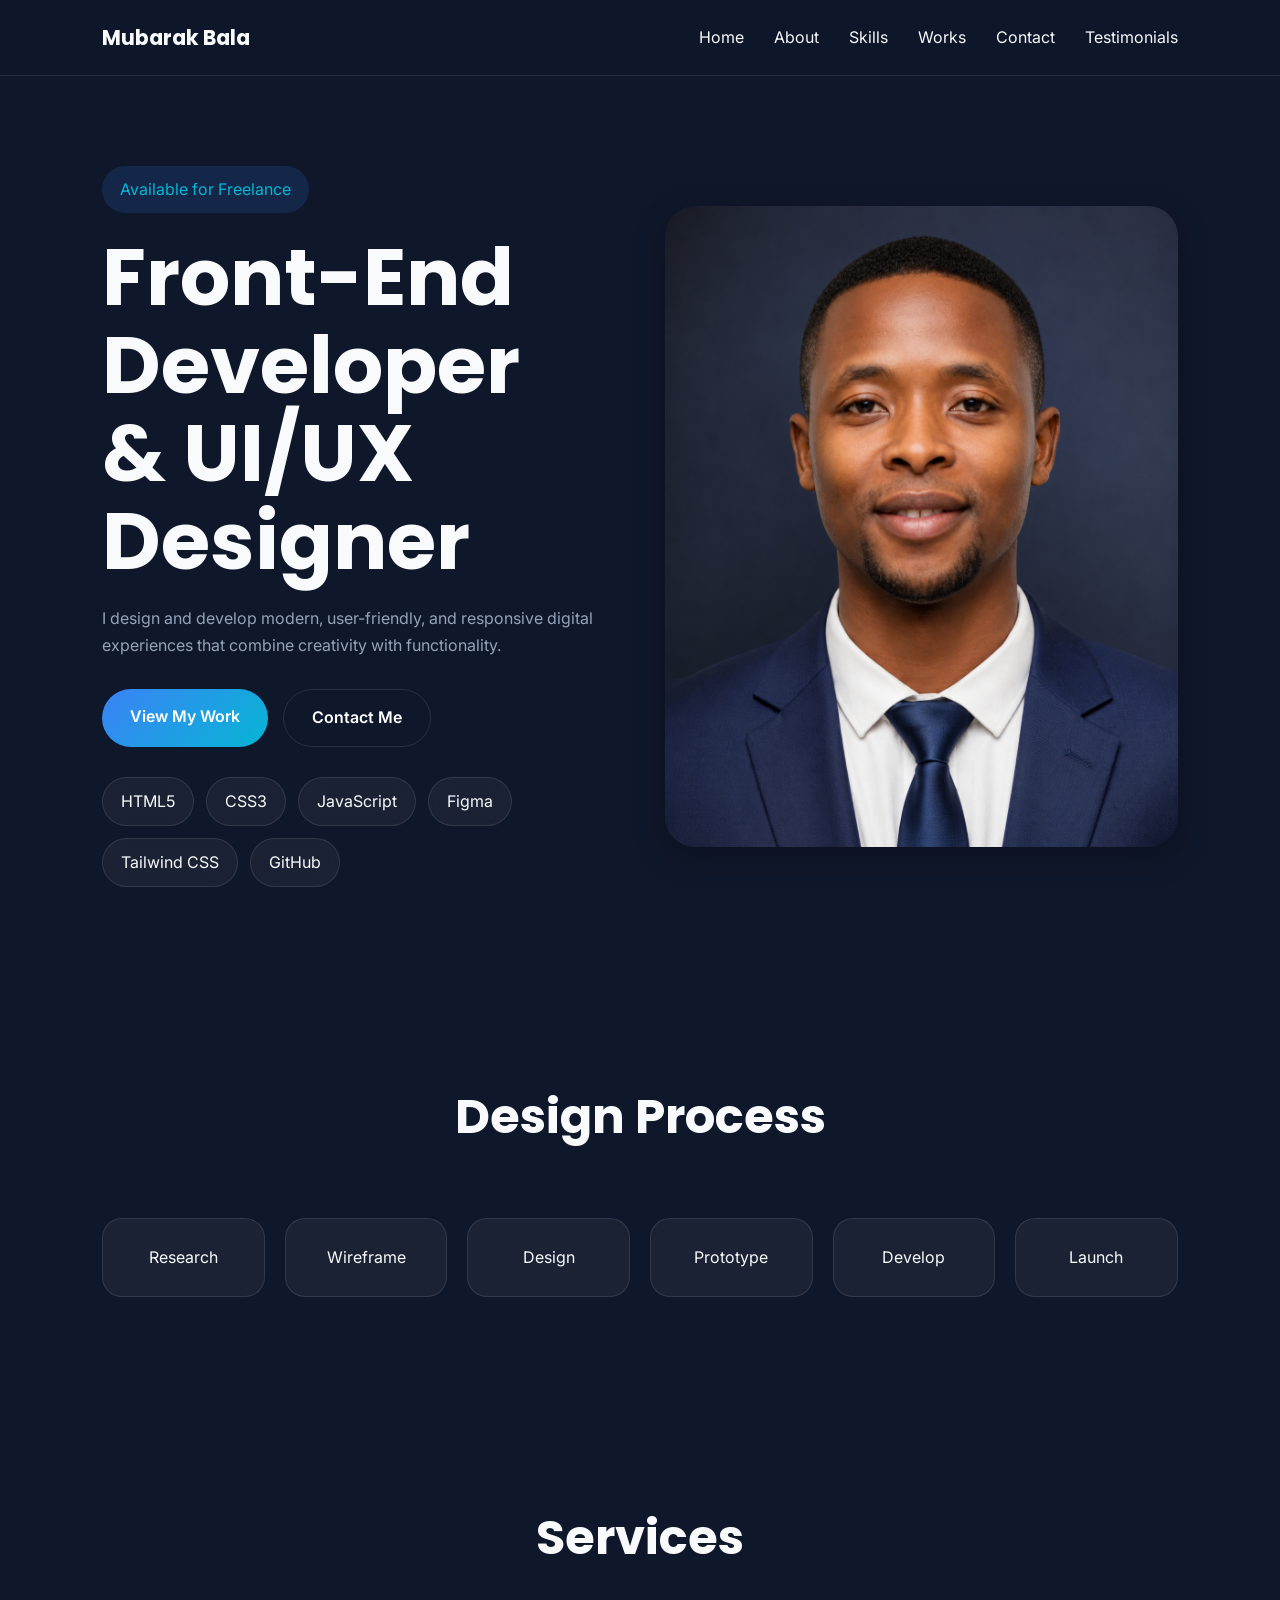
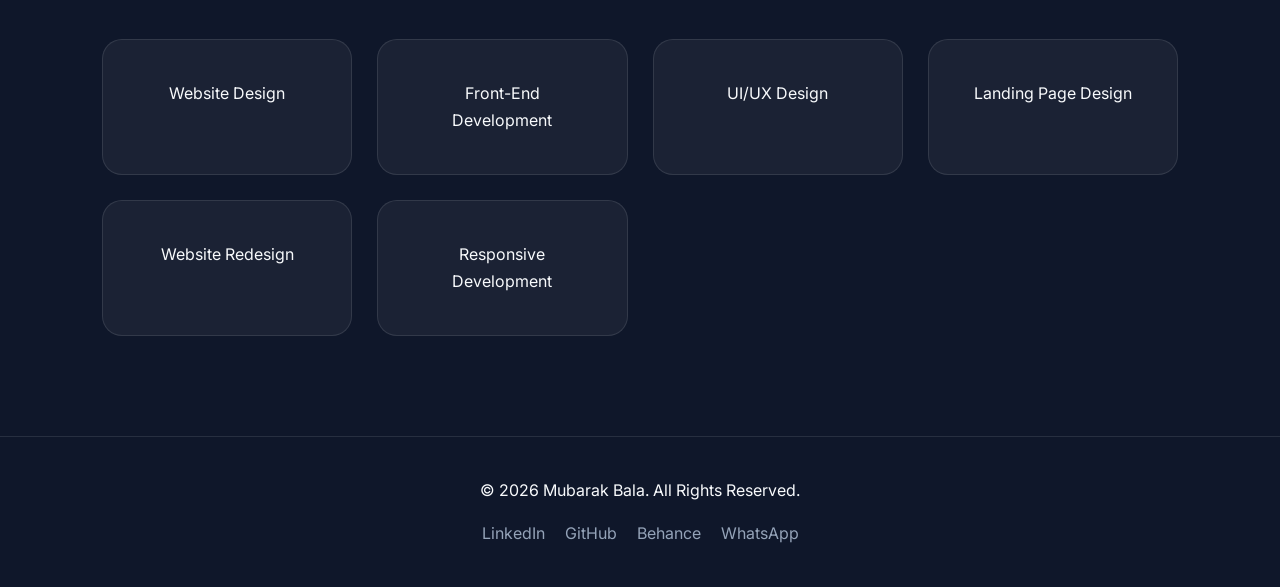
<file: index.html/index.html>
<!DOCTYPE html>
<html lang="en">
<head>
    <meta charset="UTF-8">
    <meta name="viewport" content="width=device-width, initial-scale=1.0">
  
    <title>Home</title>

    <link rel="stylesheet" href="../css/stylesheet.css">

    <link href="https://fonts.googleapis.com/css2?family=Inter:wght@300;400;500;600;700&family=Poppins:wght@400;500;600;700;800&display=swap" rel="stylesheet">
</head>
<body>
<header>
    <nav class="navbar">
        <div class="logo">Mubarak Bala</div>

        <ul class="nav-links">
            <li><a href="index.html">Home</a></li>
            <li><a href="about.html">About</a></li>
            <li><a href="skills.html">Skills</a></li>
            <li><a href="work.html">Works</a></li>
            <li><a href="contact.html">Contact</a></li>
            <li><a href="testimonial.html">Testimonials</a></li>
        </ul>
    </nav>
</header>
<body>
<section class="hero" id="home">

    <div class="hero-content">
        <span class="tag">Available for Freelance</span>

        <h1>Front-End Developer <br>& UI/UX Designer</h1>

        <p>
            I design and develop modern, user-friendly, and responsive digital experiences
            that combine creativity with functionality.
        </p>

        <div class="hero-buttons">
            <a href="work.html" class="btn primary">View My Work</a>
            <a href="contact.html" class="btn secondary">Contact Me</a>
        </div>

        <div class="tech-stack">
            <span>HTML5</span>
            <span>CSS3</span>
            <span>JavaScript</span>
            <span>Figma</span>
            <span>Tailwind CSS</span>
            <span>GitHub</span>
        </div>
    </div>

    <div class="hero-image">
        <img src="images/mubarak.png" alt="Mubarak Bala">
    </div>

</section>

<section class="process section">

    <div class="section-title">
        <h2>Design Process</h2>
    </div>

    <div class="process-grid">
        <div>Research</div>
        <div>Wireframe</div>
        <div>Design</div>
        <div>Prototype</div>
        <div>Develop</div>
        <div>Launch</div>
    </div>

</section>

<section class="services section">

    <div class="section-title">
        <h2>Services</h2>
    </div>

    <div class="services-grid">
        <div class="service-card">Website Design</div>
        <div class="service-card">Front-End Development</div>
        <div class="service-card">UI/UX Design</div>
        <div class="service-card">Landing Page Design</div>
        <div class="service-card">Website Redesign</div>
        <div class="service-card">Responsive Development</div>
    </div>

</section>
<footer>

    <p>© 2026 Mubarak Bala. All Rights Reserved.</p>
    <div class="socials">
        <a href="www.linkedin.com/in/bala-mubarak-4b666a21b">LinkedIn</a>
        <a href="https://github.com/Mubarak7979">GitHub</a>
        <a href="https://www.behance.net/mubarakbala2">Behance</a>
        <a href="https://chat.whatsapp.com/ICyGX0n82pY1Dsk38zbEbP">WhatsApp</a>
    </div>
</footer>
</body>
</html>
</file>
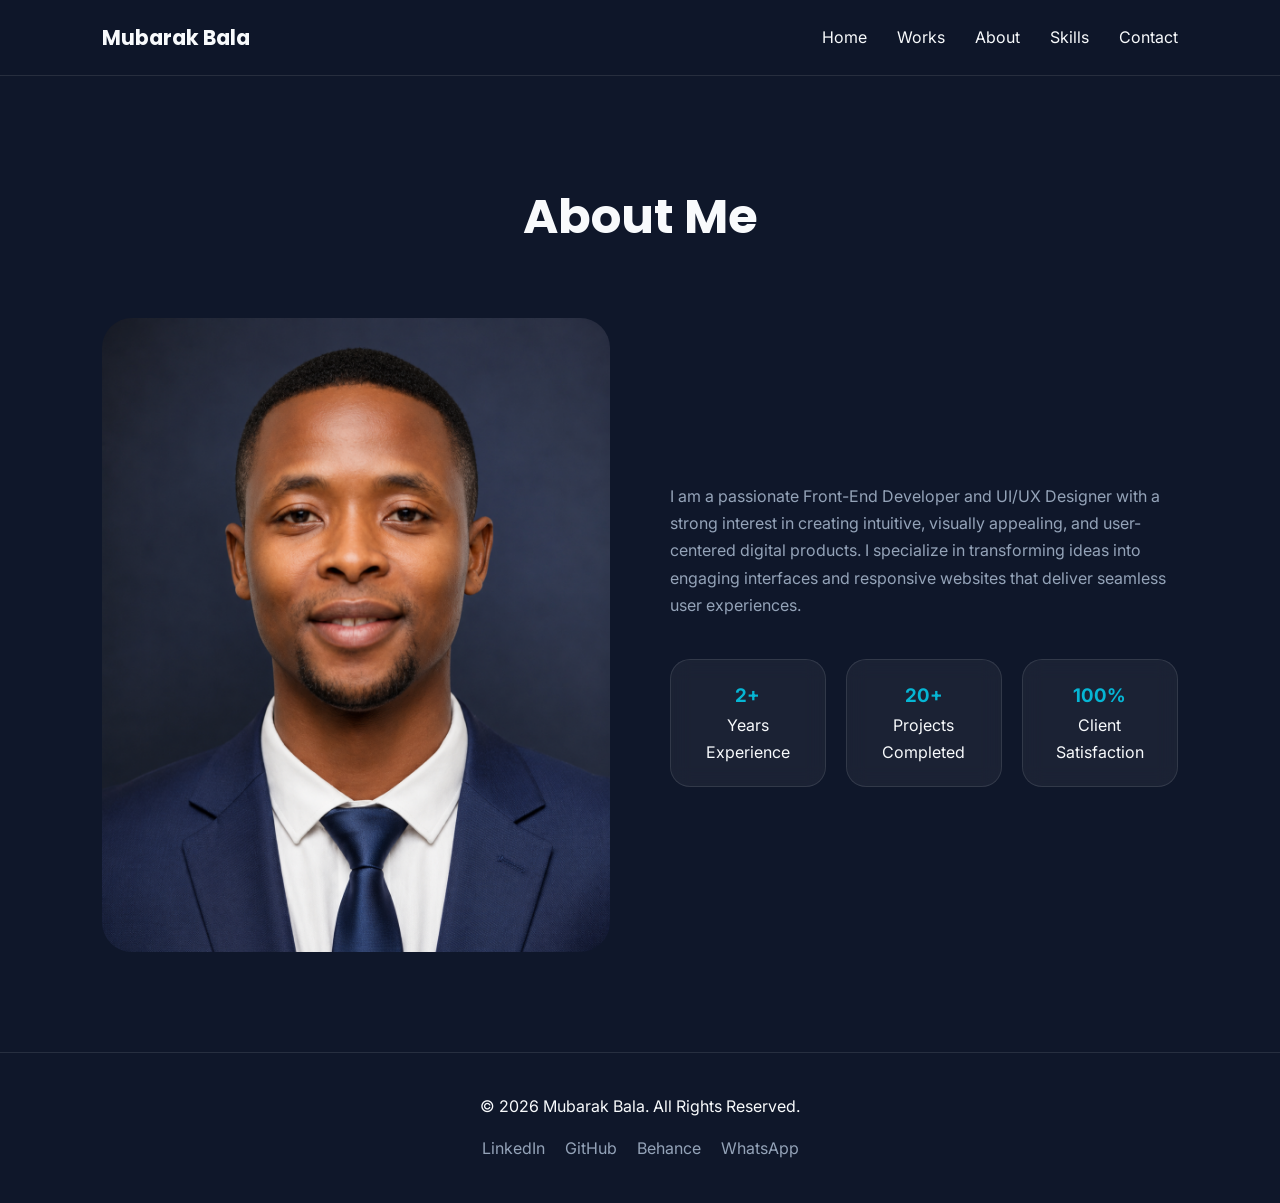
<file: index.html/about.html>
<!DOCTYPE html>
<html lang="en">
<head>
    <meta charset="UTF-8">
    <meta name="viewport" content="width=<device-width>, initial-scale=1.0">
     <link rel="stylesheet" href="../css/stylesheet.css">

    <link href="https://fonts.googleapis.com/css2?family=Inter:wght@300;400;500;600;700&family=Poppins:wght@400;500;600;700;800&display=swap" rel="stylesheet">
    <title>About</title>
</head>
<body>
    <header>
        <nav class="navbar">
            <div class="logo">Mubarak Bala</div>

        <ul class="nav-links">
            <li><a href="index.html">Home</a></li>
            <li><a href="work.html">Works</a></li>
            <li><a href="about.html">About</a></li>
            <li><a href="skills.html">Skills</a></li>
            <li><a href="contact.html">Contact</a></li>
        </ul>
    </nav>
</header>
<body>
     <section class="about section" id="about">

    <div class="section-title">
        <h2>About Me</h2>
    </div>

    <div class="about-grid">

        <div class="about-image">
            <img src="images/mubarak.png" alt="About Mubarak">
        </div>

        <div class="about-content">
            <p>
                I am a passionate Front-End Developer and UI/UX Designer with a strong interest
                in creating intuitive, visually appealing, and user-centered digital products.
                I specialize in transforming ideas into engaging interfaces and responsive websites
                that deliver seamless user experiences.
            </p>

            <div class="highlights">
                <div class="highlight">
                    <h3>2+</h3>
                    <span>Years Experience</span>
                </div>

                <div class="highlight">
                    <h3>20+</h3>
                    <span>Projects Completed</span>
                </div>

                <div class="highlight">
                    <h3>100%</h3>
                    <span>Client Satisfaction</span>
                </div>
            </div>
        </div>

    </div>

</section>
<footer>

    <p>© 2026 Mubarak Bala. All Rights Reserved.</p>

   <div class="socials">
        <a href="www.linkedin.com/in/bala-mubarak-4b666a21b">LinkedIn</a>
        <a href="https://github.com/Mubarak7979">GitHub</a>
        <a href="https://www.behance.net/mubarakbala2">Behance</a>
        <a href="https://chat.whatsapp.com/ICyGX0n82pY1Dsk38zbEbP">WhatsApp</a>
    </div>
</footer>
</body>
</html>
</file>
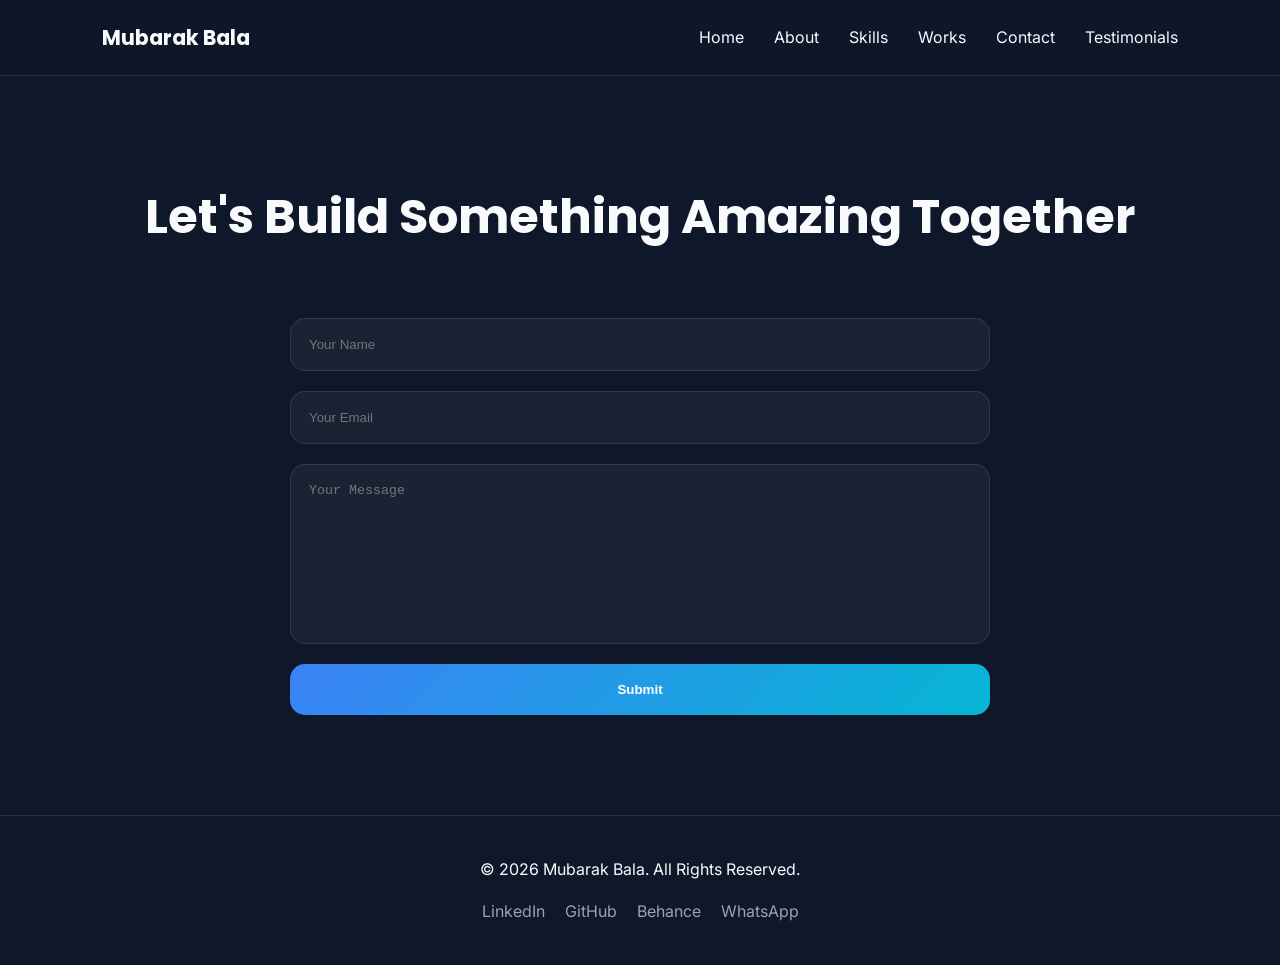
<file: index.html/contact.html>
<!DOCTYPE html>
<html lang="en">
<head>
    <meta charset="UTF-8">
    <meta name="viewport" content="width=device-width, initial-scale=1.0">
    <title>Contact</title>
    <link rel="stylesheet" href="../css/stylesheet.css">
    <link href="https://fonts.googleapis.com/css2?family=Inter:wght@300;400;500;600;700&family=Poppins:wght@400;500;600;700;800&display=swap" rel="stylesheet">
</head>
<header>
    <nav class="navbar">
        <div class="logo">Mubarak Bala</div>

        <ul class="nav-links">
            <li><a href="index.html">Home</a></li>
            <li><a href="about.html">About</a></li>
            <li><a href="skills.html">Skills</a></li>
            <li><a href="work.html">Works</a></li>
            <li><a href="contact.html">Contact</a></li>
            <li><a href="testimonial.html">Testimonials</a></li>
        </ul>
    </nav>
</header>
<body>
    <section class="contact section" id="contact">

    <div class="section-title">
        <h2>Let's Build Something Amazing Together</h2>
    </div>

    <form class="contact-form">
 <form action="https://api.web3forms.com/submit" method="POST">
  <input type="hidden" name="access_key" value="3f157a16-b511-4f69-aaf2-faf9964c7cc4">
  <input type="text" name="name" placeholder="Your Name" required>
  <input type="email" name="email" placeholder="Your Email" required>
  <textarea name="message" placeholder="Your Message" required></textarea>
  <button type="submit">Submit</button>
</form>

</section>
<footer>

    <p>© 2026 Mubarak Bala. All Rights Reserved.</p>

 <div class="socials">
        <a href="www.linkedin.com/in/bala-mubarak-4b666a21b">LinkedIn</a>
        <a href="https://github.com/Mubarak7979">GitHub</a>
        <a href="https://www.behance.net/mubarakbala2">Behance</a>
        <a href="https://chat.whatsapp.com/ICyGX0n82pY1Dsk38zbEbP">WhatsApp</a>
    </div>

</footer>
        <script>
            const form = document.getElementById('form');
const result = document.getElementById('result');

form.addEventListener('submit', function(e) {
  e.preventDefault();
  const formData = new FormData(form);
  const object = Object.fromEntries(formData);
  const json = JSON.stringify(object);
  result.innerHTML = "Please wait..."

    fetch('https://api.web3forms.com/submit', {
            method: 'POST',
            headers: {
                'Content-Type': 'application/json',
                'Accept': 'application/json'
            },
            body: json
        })
        .then(async (response) => {
            let json = await response.json();
            if (response.status == 200) {
                result.innerHTML = json.message;
            } else {
                console.log(response);
                result.innerHTML = json.message;
            }
        })
        .catch(error => {
            console.log(error);
            result.innerHTML = "Something went wrong!";
        })
        .then(function() {
            form.reset();
            setTimeout(() => {
                result.style.display = "none";
            }, 3000);
        });
});
        </script>
</body>
</html>
</file>
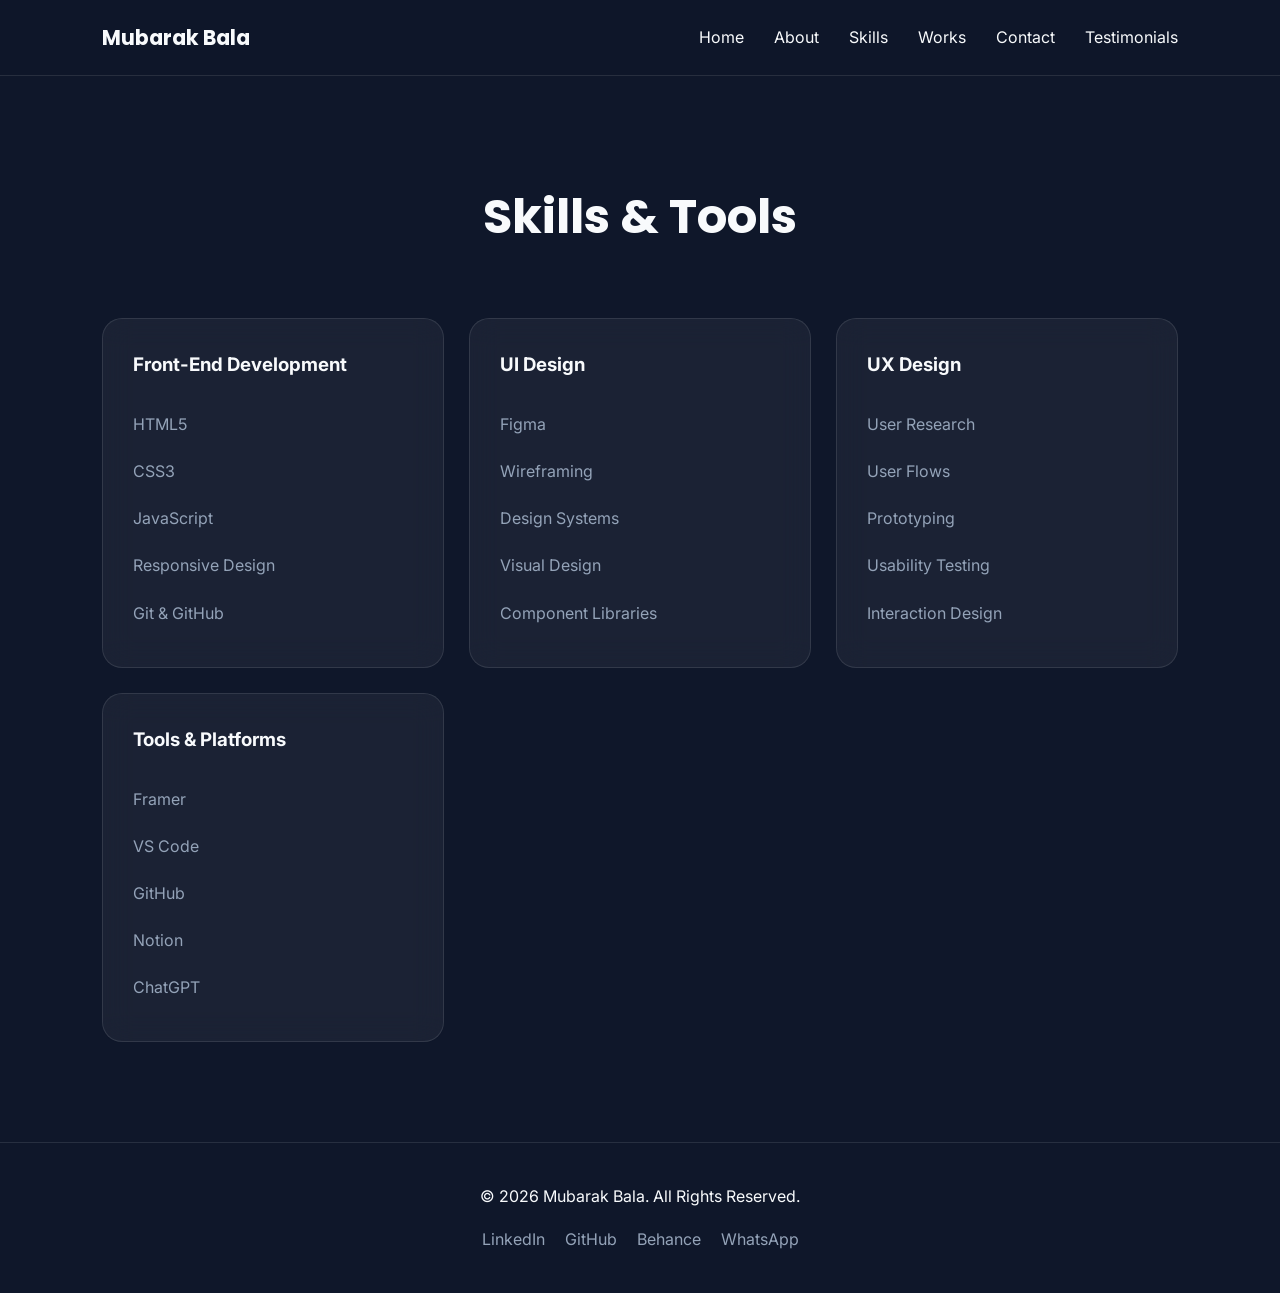
<file: index.html/skills.html>
<!DOCTYPE html>
<html lang="en">
<head>
    <meta charset="UTF-8">
    <meta name="viewport" content="width=<device-width>, initial-scale=1.0">
    <title>Skills</title>
     <link rel="stylesheet" href="../css/stylesheet.css">

    <link href="https://fonts.googleapis.com/css2?family=Inter:wght@300;400;500;600;700&family=Poppins:wght@400;500;600;700;800&display=swap" rel="stylesheet">
</head>
<header>
    <nav class="navbar">
        <div class="logo">Mubarak Bala</div>

        <ul class="nav-links">
            <li><a href="index.html">Home</a></li>
            <li><a href="about.html">About</a></li>
            <li><a href="skills.html">Skills</a></li>
            <li><a href="work.html">Works</a></li>
            <li><a href="contact.html">Contact</a></li>
            <li><a href="testimonial.html">Testimonials</a></li>
        </ul>
    </nav>
</header>
<body>
<section class="skills section" id="skills">

    <div class="section-title">
        <h2>Skills & Tools</h2>
    </div>

    <div class="skills-grid">

        <div class="skill-card">
            <h3>Front-End Development</h3>
            <ul>
                <li>HTML5</li>
                <li>CSS3</li>
                <li>JavaScript</li>
                <li>Responsive Design</li>
                <li>Git & GitHub</li>
            </ul>
        </div>

        <div class="skill-card">
            <h3>UI Design</h3>
            <ul>
                <li>Figma</li>
                <li>Wireframing</li>
                <li>Design Systems</li>
                <li>Visual Design</li>
                <li>Component Libraries</li>
            </ul>
        </div>

        <div class="skill-card">
            <h3>UX Design</h3>
            <ul>
                <li>User Research</li>
                <li>User Flows</li>
                <li>Prototyping</li>
                <li>Usability Testing</li>
                <li>Interaction Design</li>
            </ul>
        </div>

        <div class="skill-card">
            <h3>Tools & Platforms</h3>
            <ul>
                <li>Framer</li>
                <li>VS Code</li>
                <li>GitHub</li>
                <li>Notion</li>
                <li>ChatGPT</li>
            </ul>
        </div>

    </div>

</section>
<footer>

    <p>© 2026 Mubarak Bala. All Rights Reserved.</p>

    <div class="socials">
        <a href="www.linkedin.com/in/bala-mubarak-4b666a21b">LinkedIn</a>
        <a href="https://github.com/Mubarak7979">GitHub</a>
        <a href="https://www.behance.net/mubarakbala2">Behance</a>
        <a href="https://chat.whatsapp.com/ICyGX0n82pY1Dsk38zbEbP">WhatsApp</a>
    </div>

</footer>
</body>
</html>
</file>
<file: css/stylesheet.css>
:root{
    --bg:#0F172A;
    --card-bg:rgba(255,255,255,0.05);
    --primary:#3B82F6;
    --accent:#06B6D4;
    --text:#F8FAFC;
    --muted:#94A3B8;
    --border:rgba(255,255,255,.1);
    --shadow:0 10px 30px rgba(0,0,0,.25);
    --radius:20px;
}

*{
    margin:0;
    padding:0;
    box-sizing:border-box;
}

html{
    scroll-behavior:smooth;
}

body{
    background:var(--bg);
    color:var(--text);
    font-family:'Inter',sans-serif;
    line-height:1.7;
    overflow-x:hidden;
}

/* =========================
   REUSABLE CLASSES
========================= */

.section{
    padding:100px 8%;
}

.section-title{
    text-align:center;
    margin-bottom:60px;
}

.section-title h2{
    font-family:'Poppins',sans-serif;
    font-size:clamp(2rem,4vw,3rem);
}

img{
    width:100%;
    display:block;
}

a{
    text-decoration:none;
}

ul{
    list-style:none;
}

/* =========================
   NAVIGATION
========================= */

header{
    position:sticky;
    top:0;
    z-index:1000;
    backdrop-filter:blur(12px);
    background:rgba(15,23,42,.85);
    border-bottom:1px solid var(--border);
}

.navbar{
    display:flex;
    justify-content:space-between;
    align-items:center;
    padding:20px 8%;
}

.logo{
    font-family:'Poppins',sans-serif;
    font-weight:700;
    font-size:1.3rem;
}

.nav-links{
    display:flex;
    gap:30px;
}

.nav-links a{
    color:var(--text);
    transition:.3s;
}

.nav-links a:hover{
    color:var(--accent);
}

/* =========================
   HERO SECTION
========================= */

.hero{
    min-height:100vh;
    padding:80px 8%;
    display:grid;
    grid-template-columns:1fr 1fr;
    align-items:center;
    gap:50px;
}

.tag{
    display:inline-block;
    background:rgba(59,130,246,.15);
    color:var(--accent);
    padding:10px 18px;
    border-radius:30px;
    margin-bottom:20px;
}

.hero h1{
    font-family:'Poppins',sans-serif;
    font-size:clamp(3rem,7vw,5rem);
    line-height:1.1;
    margin-bottom:20px;
}

.hero p{
    color:var(--muted);
    max-width:600px;
    margin-bottom:30px;
}

.hero-buttons{
    display:flex;
    gap:15px;
    margin-bottom:30px;
}

.btn{
    padding:14px 28px;
    border-radius:50px;
    transition:.3s;
    font-weight:600;
}

.primary{
    background:linear-gradient(135deg,var(--primary),var(--accent));
    color:white;
}

.secondary{
    border:1px solid var(--border);
    color:white;
}

.btn:hover{
    transform:translateY(-4px);
}

.tech-stack{
    display:flex;
    flex-wrap:wrap;
    gap:12px;
}

.tech-stack span{
    padding:10px 18px;
    border-radius:30px;
    background:var(--card-bg);
    border:1px solid var(--border);
    backdrop-filter:blur(10px);
}

.hero-image{
    position:relative;
}

.hero-image img{
    border-radius:30px;
    box-shadow:var(--shadow);
    animation:float 4s ease-in-out infinite;
}

@keyframes float{
    0%,100%{transform:translateY(0);}
    50%{transform:translateY(-15px);}
}

/* =========================
   ABOUT
========================= */

.about-grid{
    display:grid;
    grid-template-columns:1fr 1fr;
    gap:60px;
    align-items:center;
}

.about-image img{
    border-radius:30px;
}

.about-content p{
    color:var(--muted);
}

.highlights{
    display:grid;
    grid-template-columns:repeat(3,1fr);
    gap:20px;
    margin-top:40px;
}

.highlight{
    background:var(--card-bg);
    border:1px solid var(--border);
    backdrop-filter:blur(10px);
    padding:20px;
    text-align:center;
    border-radius:var(--radius);
}

.highlight h3{
    color:var(--accent);
}

/* =========================
   SKILLS
========================= */

.skills-grid{
    display:grid;
    grid-template-columns:repeat(auto-fit,minmax(260px,1fr));
    gap:25px;
}

.skill-card{
    background:var(--card-bg);
    border:1px solid var(--border);
    backdrop-filter:blur(15px);
    border-radius:var(--radius);
    padding:30px;
    transition:.4s;
}

.skill-card:hover{
    transform:translateY(-10px);
    border-color:var(--accent);
}

.skill-card h3{
    margin-bottom:20px;
}

.skill-card li{
    padding:10px 0;
    color:var(--muted);
}

/* =========================
   PROJECTS
========================= */

.project-grid{
    display:grid;
    grid-template-columns:repeat(auto-fit,minmax(320px,1fr));
    gap:30px;
}

.project-card{
    overflow:hidden;
    border-radius:25px;
    background:var(--card-bg);
    border:1px solid var(--border);
    transition:.4s;
}

.project-card:hover{
    transform:translateY(-10px);
}

.project-card img{
    height:240px;
    object-fit:cover;
}

.project-content{
    padding:25px;
}

.project-content h3{
    margin-bottom:10px;
}

.project-content p{
    color:var(--muted);
    margin-bottom:15px;
}

.project-content span{
    color:var(--accent);
    display:block;
    margin-bottom:15px;
}

.project-content a{
    color:white;
    font-weight:600;
}

/* =========================
   PROCESS
========================= */

.process-grid{
    display:grid;
    grid-template-columns:repeat(6,1fr);
    gap:20px;
}

.process-grid div{
    text-align:center;
    padding:25px;
    background:var(--card-bg);
    border-radius:var(--radius);
    border:1px solid var(--border);
}

/* =========================
   SERVICES
========================= */

.services-grid{
    display:grid;
    grid-template-columns:repeat(auto-fit,minmax(250px,1fr));
    gap:25px;
}

.service-card{
    padding:40px;
    text-align:center;
    border-radius:var(--radius);
    background:var(--card-bg);
    border:1px solid var(--border);
    transition:.3s;
}

.service-card:hover{
    transform:translateY(-8px);
}

/* =========================
   CONTACT
========================= */

.contact-form{
    max-width:700px;
    margin:auto;
    display:flex;
    flex-direction:column;
    gap:20px;
}

.contact-form input,
.contact-form textarea{
    background:var(--card-bg);
    border:1px solid var(--border);
    padding:18px;
    border-radius:15px;
    color:white;
}

.contact-form textarea{
    min-height:180px;
    resize:none;
}

.contact-form button{
    background:linear-gradient(135deg,var(--primary),var(--accent));
    border:none;
    color:white;
    padding:18px;
    border-radius:15px;
    cursor:pointer;
    font-weight:600;
}

/* =========================
   FOOTER
========================= */

footer{
    border-top:1px solid var(--border);
    padding:40px 8%;
    text-align:center;
}

.socials{
    margin-top:15px;
    display:flex;
    justify-content:center;
    gap:20px;
}

.socials a{
    color:var(--muted);
}

.socials a:hover{
    color:var(--accent);
}

/* =========================
   RESPONSIVE
========================= */

@media(max-width:992px){

    .hero,
    .about-grid{
        grid-template-columns:1fr;
        text-align:center;
    }

    .hero-buttons{
        justify-content:center;
    }

    .tech-stack{
        justify-content:center;
    }

    .highlights{
        grid-template-columns:1fr;
    }

    .process-grid{
        grid-template-columns:repeat(2,1fr);
    }
}

@media(max-width:768px){

    .navbar{
        flex-direction:column;
        gap:20px;
    }

    .nav-links{
        flex-wrap:wrap;
        justify-content:center;
        gap:15px;
    }

    .process-grid{
        grid-template-columns:1fr;
    }

    .section{
        padding:80px 6%;
    }
}
</file>
